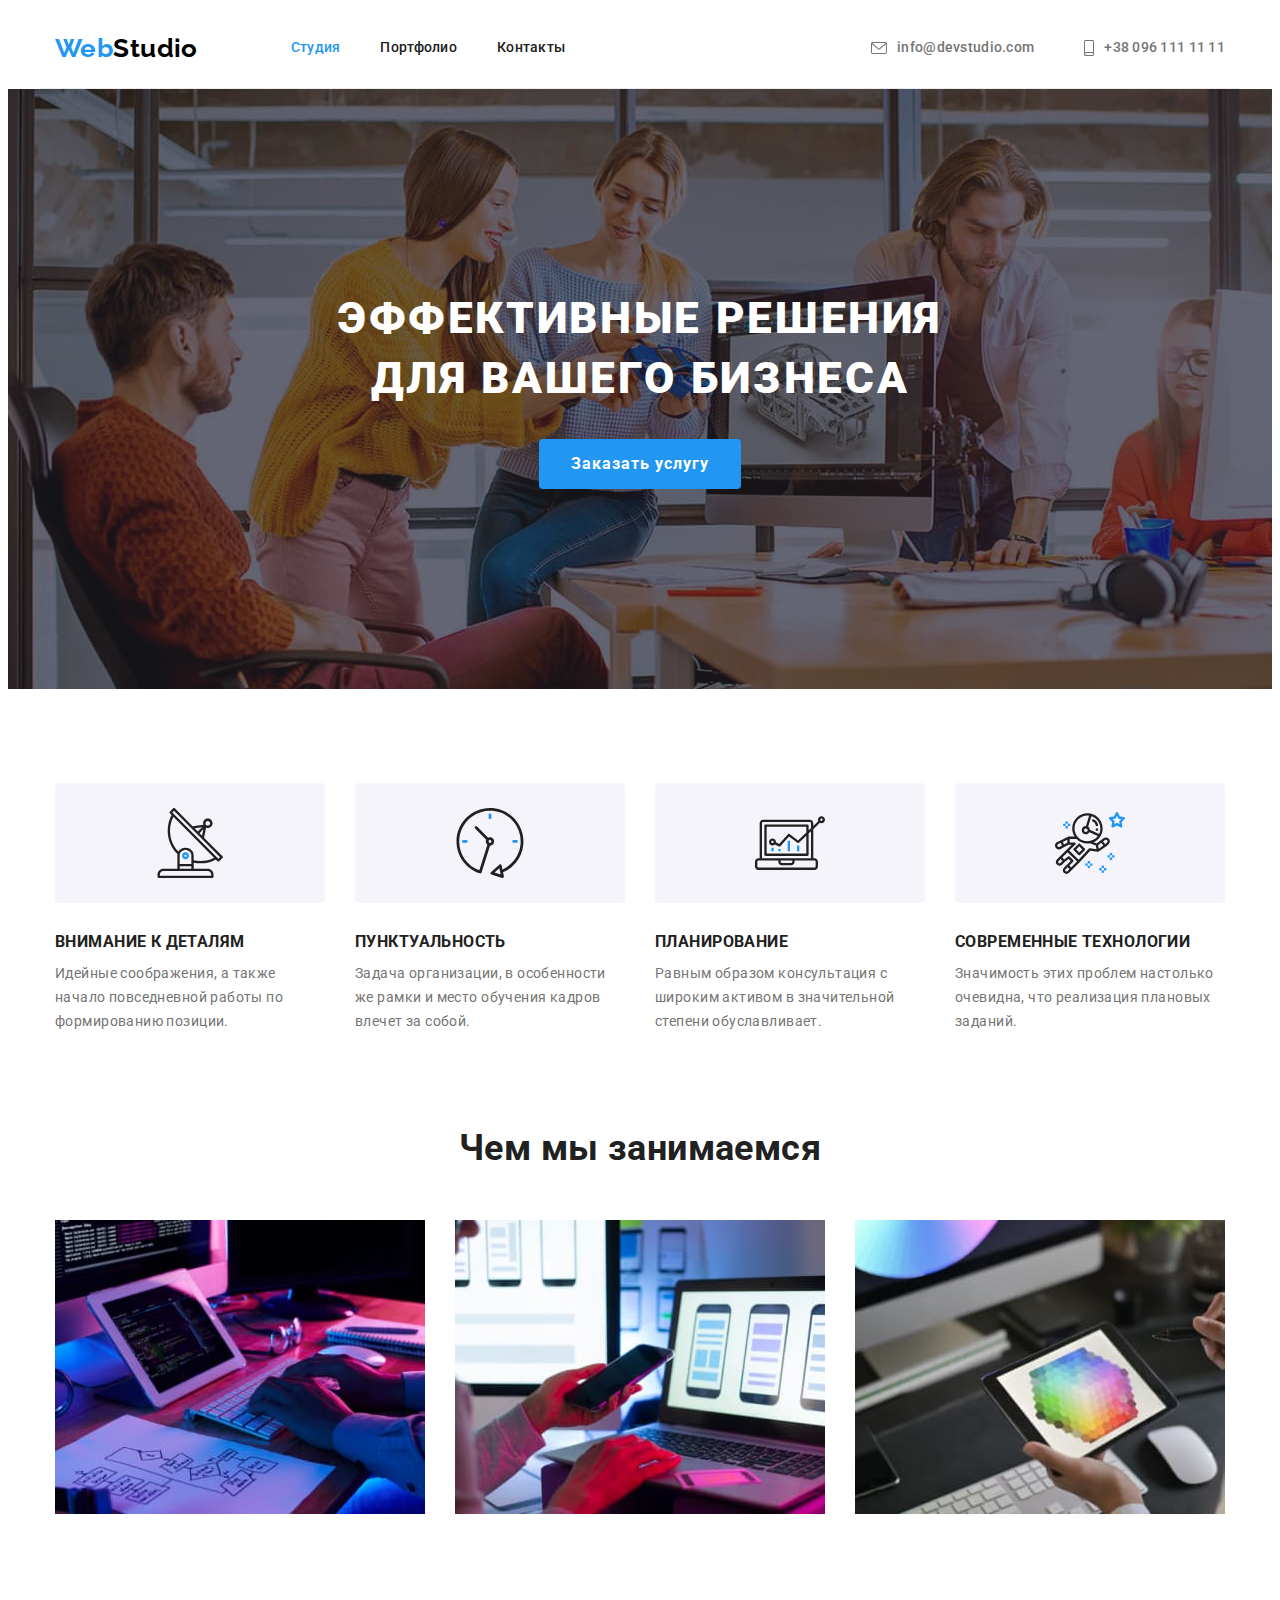
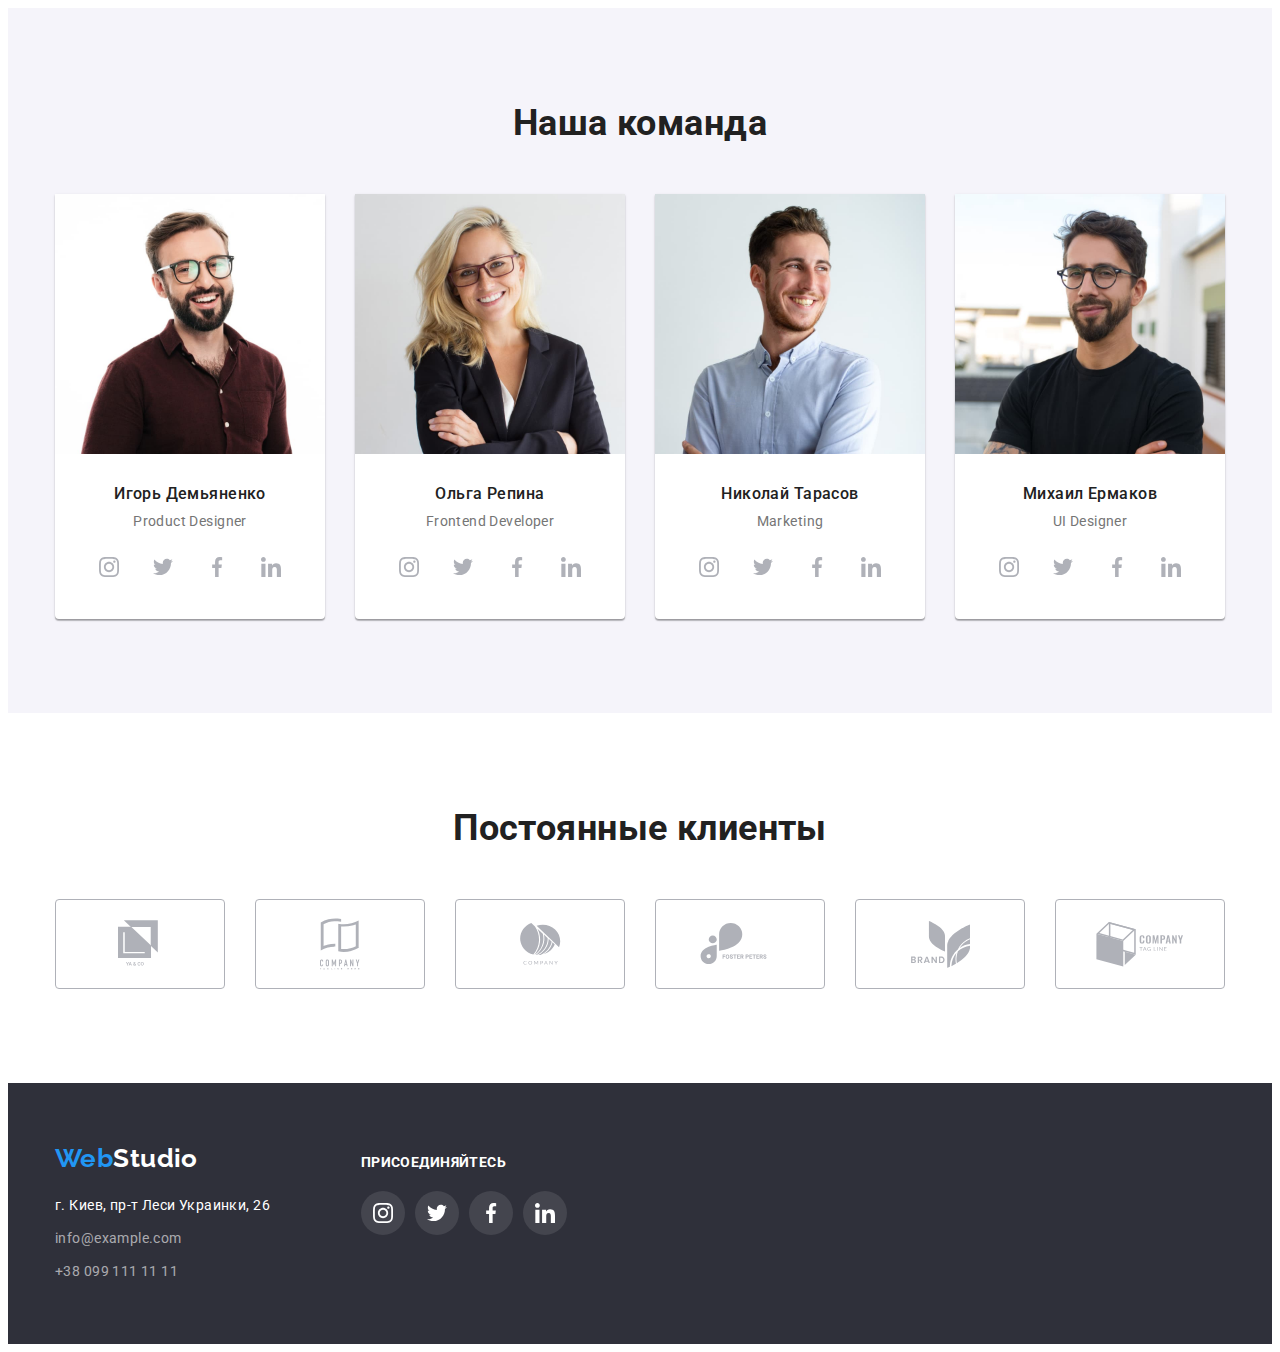
<file: index.html>
<!DOCTYPE html>
<html lang="ru">
<head>
    <meta charset="UTF-8">
    <meta name="viewport" content="width=device-width, initial-scale=1.0">
    <title>Home</title>
    <link rel="stylesheet" href="https://cdnjs.cloudflare.com/ajax/libs/modern-normalize/1.0.0/modern-normalize.min.css" integrity="sha512-ISS7cAi1PEhQ8jnbJpJZMd29NlhNj4AWYyLOSp2CE/CsHxTCu+r+t0D2yoJudVrd0/8fTVPUVDzY5Tvli75u/g==" crossorigin="anonymous" />  
    <link rel="preconnect" href="https://fonts.gstatic.com">
    <link href="https://fonts.googleapis.com/css2?family=Raleway:wght@700&family=Roboto:wght@400;500;700;900&display=swap" rel="stylesheet">   
    <link rel="stylesheet" href="./css/styles.css">
</head>
<body>
    <!--header-->
    <header>
        <div class="container hat">
            <nav class="main-nav hat">
                <a href="./index.html" class="logo">  <span class="logo-web">Web</span>Studio </a>
                <ul class="site list">
                    <li class="item"> <a href="./index.html" target="_blank" class="nav link current"> Студия </a> </li>
                    <li class="item"> <a href="./portfolio.html" target="_blank" class="nav link"> Портфолио </a> </li>
                    <li class="item"> <a href="#" target="_blank" class="nav link"> Контакты </a> </li>
                </ul>
            </nav>        
                <ul class="auth list">
                    <li class="item">
                        <a href="mailto:info@devstudio.com" class="nav icons-contact link"> 
                            <svg class="icons-header" width="16px" height="12px">
                                <use href="./img/Главная/sprite-icons.svg#icon-envelope"></use>
                            </svg>
                            info@devstudio.com 
                        </a> 
                    </li>
                    <li class="item">
                        <a href="tel:+380961111111" class="nav icons-contact link"> 
                            <svg class="icons-header" width="10px" height="16px">
                                <use href="./img/Главная/sprite-icons.svg#icon-smartphone"></use>
                            </svg>
                            +38 096 111 11 11 
                        </a> 
                    </li>
                </ul>
        </div>
    </header>

    <main>  
        <!--hero-->
        <section class="hero">
            <div class="container">
                <div class="hero-pic">
                    <h1 class="hero-title"> Эффективные решения для вашего бизнеса </h1>
                    <button type="button" class="hero-button"> Заказать услугу </button>
                </div>
            </div>
        </section>

        <!--FEATURE-->
        <section class="section-feature">
            <div class="container"> 
                <!--<h2> FEATURE </h2>-->
                <ul class="feature-list list">
                    <li class="desc">
                        <div class="icon-feature">
                            <svg class="back-feature" width="70px" height="70px">
                                <use href="./img/Главная/sprite-icons.svg#icon-antenna"></use>
                            </svg>
                        </div>
                        <h3 class="title">Внимание к деталям</h3> 
                        <p class="text">Идейные соображения, а также начало повседневной работы по формированию позиции. </p>
                    </li>

                    <li class="desc"> 
                        <div class="icon-feature">
                            <svg class="back-feature" width="70px" height="70px">
                                <use href="./img/Главная/sprite-icons.svg#icon-clock"></use>
                            </svg>
                        </div>
                        <h3 class="title">Пунктуальность</h3> 
                        <p class="text">Задача организации, в особенности же рамки и место обучения кадров влечет за собой. </p>
                    </li>

                    <li class="desc">
                        <div class="icon-feature">
                            <svg class="back-feature" width="70px" height="70px">
                                <use href="./img/Главная/sprite-icons.svg#icon-diagram"></use>
                            </svg>
                        </div>
                        <h3 class="title">Планирование</h3> 
                        <p class="text">Равным образом консультация с широким активом в значительной степени обуславливает. </p>
                    </li>

                    <li class="desc">
                        <div class="icon-feature">
                            <svg class="back-feature" width="70px" height="70px">
                                <use href="./img/Главная/sprite-icons.svg#icon-astronaut"></use>
                            </svg> 
                        </div>
                        <h3 class="title">Современные технологии</h3> 
                        <p class="text">Значимость этих проблем настолько очевидна, что реализация плановых заданий. </p>
                    </li>
                </ul>
            </div>
        </section>
    
        <!--What are we doing-->
        <section class="section-scroll">
            <div class="container">
                <h2 class="section-title"> Чем мы занимаемся </h2>
                <ul class="picture list">
                    <li class="picture-box"> <img src="./img/Главная/box1.jpg" alt="программирование" width="370" height="294"> 
                        <a href="#" target="_blank"></a>
                    </li>
                    <li class="picture-box"> <img src="./img/Главная/box2.jpg" alt="дизайн" width="370" height="294"> 
                        <a href="#" target="_blank"></a>
                    </li>
                    <li class="picture-box"> <img src="./img/Главная/box3.jpg" alt="подбор цвета" width="370" height="294"> 
                        <a href="#" target="_blank"></a>
                    </li>
                </ul>
            </div>
        </section>
    
        <!--TEAM-->
        <section class="section-group">
            <div class="container">
                <h2 class="section-title"> Наша команда </h2> 
                <ul class="team list">
                    <li class="team-preview"> 
                        <img src="./img/Главная/igor.jpg" alt="фото Игорь Демьяненко" width="270" height="260">
                        <div class="team-text">
                            <h3 class="name">Игорь Демьяненко</h3> 
                            <p class="position" lang="en"> Product Designer  </p>
                            <ul class="icon-group list">
                                <li class="socials">
                                    <a href="#" target="_blank" class="icon-box">
                                        <svg class="team-icon" width="20px" height="20px">
                                            <use href="./img/Главная/sprite-icons.svg#icon-instagram"></use>
                                        </svg>
                                    </a>
                                </li>
                                
                                <li class="socials">
                                    <a href="#" target="_blank" class="icon-box">
                                        <svg class="team-icon" width="20px" height="20px">
                                        <use href="./img/Главная/sprite-icons.svg#icon-twitter"></use></svg>
                                    </a>
                                </li>
    
                                 <li class="socials">
                                    <a href="#" target="_blank" class="icon-box">
                                        <svg class="team-icon" width="20px" height="20px">
                                        <use href="./img/Главная/sprite-icons.svg#icon-facebook"></use></svg>
                                    </a>
                                </li>
    
                                <li class="socials">
                                    <a href="#" target="_blank" class="icon-box">
                                        <svg class="team-icon" width="20px" height="20px">
                                        <use href="./img/Главная/sprite-icons.svg#icon-linkedin"></use></svg>
                                    </a>
                                </li>   
                            </ul>
                        </div>
                    </li>
                    
                    <li class="team-preview"> 
                        <img src="./img/Главная/olga.jpg" alt="фото Ольга Репина" width="270" height="260">
                        <div class="team-text">
                            <h3 class="name">Ольга Репина</h3> 
                            <p class="position" lang="en">Frontend Developer </p>
                            <ul class="icon-group list">
                                <li class="socials">
                                    <a href="#" target="_blank" class="icon-box">
                                        <svg class="team-icon" width="20px" height="20px">
                                            <use href="./img/Главная/sprite-icons.svg#icon-instagram"></use>
                                        </svg>
                                    </a>
                                </li>
                                
                                <li class="socials">
                                    <a href="#" target="_blank" class="icon-box">
                                        <svg class="team-icon" width="20px" height="20px">
                                        <use href="./img/Главная/sprite-icons.svg#icon-twitter"></use></svg>
                                    </a>
                                </li>
    
                                 <li class="socials">
                                    <a href="#" target="_blank" class="icon-box">
                                        <svg class="team-icon" width="20px" height="20px">
                                        <use href="./img/Главная/sprite-icons.svg#icon-facebook"></use></svg>
                                    </a>
                                </li>
    
                                <li class="socials">
                                    <a href="#" target="_blank" class="icon-box">
                                        <svg class="team-icon" width="20px" height="20px">
                                        <use href="./img/Главная/sprite-icons.svg#icon-linkedin"></use></svg>
                                    </a>
                                </li>   
                            </ul>
                        </div>
                    </li>

                    <li class="team-preview"> 
                        <img src="./img/Главная/nikol.jpg" alt="фото Николай Тарасов" width="270" height="260">
                        <div class="team-text">
                            <h3 class="name">Николай Тарасов</h3> 
                            <p class="position" lang="en">Marketing </p>
                            <ul class="icon-group list">
                                <li class="socials">
                                    <a href="#" target="_blank" class="icon-box">
                                        <svg class="team-icon" width="20px" height="20px">
                                            <use href="./img/Главная/sprite-icons.svg#icon-instagram"></use>
                                        </svg>
                                    </a>
                                </li>
                                
                                <li class="socials">
                                    <a href="#" target="_blank" class="icon-box">
                                        <svg class="team-icon" width="20px" height="20px">
                                        <use href="./img/Главная/sprite-icons.svg#icon-twitter"></use></svg>
                                    </a>
                                </li>
    
                                 <li class="socials">
                                    <a href="#" target="_blank" class="icon-box">
                                        <svg class="team-icon" width="20px" height="20px">
                                        <use href="./img/Главная/sprite-icons.svg#icon-facebook"></use></svg>
                                    </a>
                                </li>
    
                                <li class="socials">
                                    <a href="#" target="_blank" class="icon-box">
                                        <svg class="team-icon" width="20px" height="20px">
                                        <use href="./img/Главная/sprite-icons.svg#icon-linkedin"></use></svg>
                                    </a>
                                </li>   
                            </ul>
                        </div>
                    </li>

                    <li class="team-preview"> 
                        <img src="./img/Главная/mikle.jpg" alt="фото Михаил Ермаков" width="270" height="260">
                        <div class="team-text">
                            <h3 class="name">Михаил Ермаков</h3> 
                            <p class="position" lang="en">UI Designer </p>
                            <ul class="icon-group list">
                                <li class="socials">
                                    <a href="#" target="_blank" class="icon-box">
                                        <svg class="team-icon" width="20px" height="20px">
                                            <use href="./img/Главная/sprite-icons.svg#icon-instagram"></use>
                                        </svg>
                                    </a>
                                </li>
                                
                                <li class="socials">
                                    <a href="#" target="_blank" class="icon-box">
                                        <svg class="team-icon" width="20px" height="20px">
                                        <use href="./img/Главная/sprite-icons.svg#icon-twitter"></use></svg>
                                    </a>
                                </li>
    
                                 <li class="socials">
                                    <a href="#" target="_blank" class="icon-box">
                                        <svg class="team-icon" width="20px" height="20px">
                                        <use href="./img/Главная/sprite-icons.svg#icon-facebook"></use></svg>
                                    </a>
                                </li>
    
                                <li class="socials">
                                    <a href="#" target="_blank" class="icon-box">
                                        <svg class="team-icon" width="20px" height="20px">
                                        <use href="./img/Главная/sprite-icons.svg#icon-linkedin"></use></svg>
                                    </a>
                                </li>   
                            </ul>
                        </div>
                    </li>
                </ul>
            </div>
        </section>

        <!--CLIENTS-->
        <section class="section-client">
            <div class="container">
                <h2 class="section-title"> Постоянные клиенты </h2>
                <ul class="command-client list">
                    <li class="icon-website">
                        <a href="#" target="_blank" class="regular-clients">
                            <svg class="icon-ya-co" width="44px" height="49px">
                                <use href="./img/Главная/sprite-icons.svg#icon-ya-co"></use>
                            </svg>
                        </a>
                    </li>
                    <li class="icon-website">
                        <a href="" target="_blank" class="regular-clients">
                            <svg class="icon-company-th" width="40px" height="52px">
                                <use href="./img/Главная/sprite-icons.svg#icon-company-th"></use>
                            </svg>
                        </a>
                    </li>
                    <li class="icon-website">
                        <a href="" target="_blank" class="regular-clients">
                            <svg class="icon-company" width="41px" height="42px">
                                <use href="./img/Главная/sprite-icons.svg#icon-company"></use>
                            </svg>
                        </a>
                    </li>
                    <li class="icon-website">
                        <a href="" target="_blank" class="regular-clients">
                            <svg class="icon-foster-peters" width="80px" height="42px">
                                <use href="./img/Главная/sprite-icons.svg#icon-foster-peters"></use>
                            </svg>
                        </a>
                    </li>
                    <li class="icon-website">
                        <a href="" target="_blank" class="regular-clients">
                            <svg class="icon-brand" width="59px" height="47px">
                                <use href="./img/Главная/sprite-icons.svg#icon-brand"></use>
                            </svg>
                        </a>
                    </li>
                    <li class="icon-website">
                        <a href="" target="_blank" class="regular-clients">
                            <svg class="icon-company-tl" width="88px" height="45px">
                                <use href="./img/Главная/sprite-icons.svg#icon-company-tl"></use>
                            </svg>
                        </a>
                    </li>
                </ul>

            </div>
        </section>
    </main>

    <!--Footer-->
    <footer class="footer-background">
        <div class="container footer-block">
            <div class="footer-left">
                <a href="./index.html" class="logo">  
                    <span class="logo-web">Web</span><span class="logo-studio">Studio</span> </a>
                <address class="footer-address"> 
                    <p class="address"> г. Киев, пр-т Леси Украинки, 26 </p>
                    <ul class="contacts list">
                        <li class="footer-contacts"><a href="mailto:info@example.com" class="footer-link"> info@example.com </a> </li>
                        <li class="footer-contacts"><a href="tel:+380991111111" class="footer-link"> +38 099 111 11 11 </a> </li>
                    </ul>
                </address>
            </div>

    <!--Join-->
             <div class="footer-join">
                <h2 class="join-title">Присоединяйтесь</h2>
                <ul class="icon-group list">
                    <li class="socials">
                        <a href="#" target="_blank" class="icon-box footer-socials">
                            <svg class="join-icon" width="20px" height="20px">
                                <use href="./img/Главная/sprite-icons.svg#icon-instagram"></use>
                            </svg>
                        </a>
                    </li>
                    
                    <li class="socials">
                        <a href="#" target="_blank" class="icon-box footer-socials">
                            <svg class="join-icon" width="20px" height="20px">
                                <use href="./img/Главная/sprite-icons.svg#icon-twitter"></use>
                            </svg>
                        </a>
                    </li>

                    <li class="socials">
                        <a href="#" target="_blank" class="icon-box footer-socials">
                            <svg class="join-icon" width="20px" height="20px">
                                <use href="./img/Главная/sprite-icons.svg#icon-facebook"></use>
                            </svg>
                        </a>
                    </li>

                    <li class="socials">
                        <a href="#" target="_blank" class="icon-box footer-socials">
                            <svg class="join-icon" width="20px" height="20px">
                                <use href="./img/Главная/sprite-icons.svg#icon-linkedin"></use>
                            </svg>
                        </a>
                    </li>
                </ul>
            </div>
        </div>
    </footer>
</body>
</html>
</file>
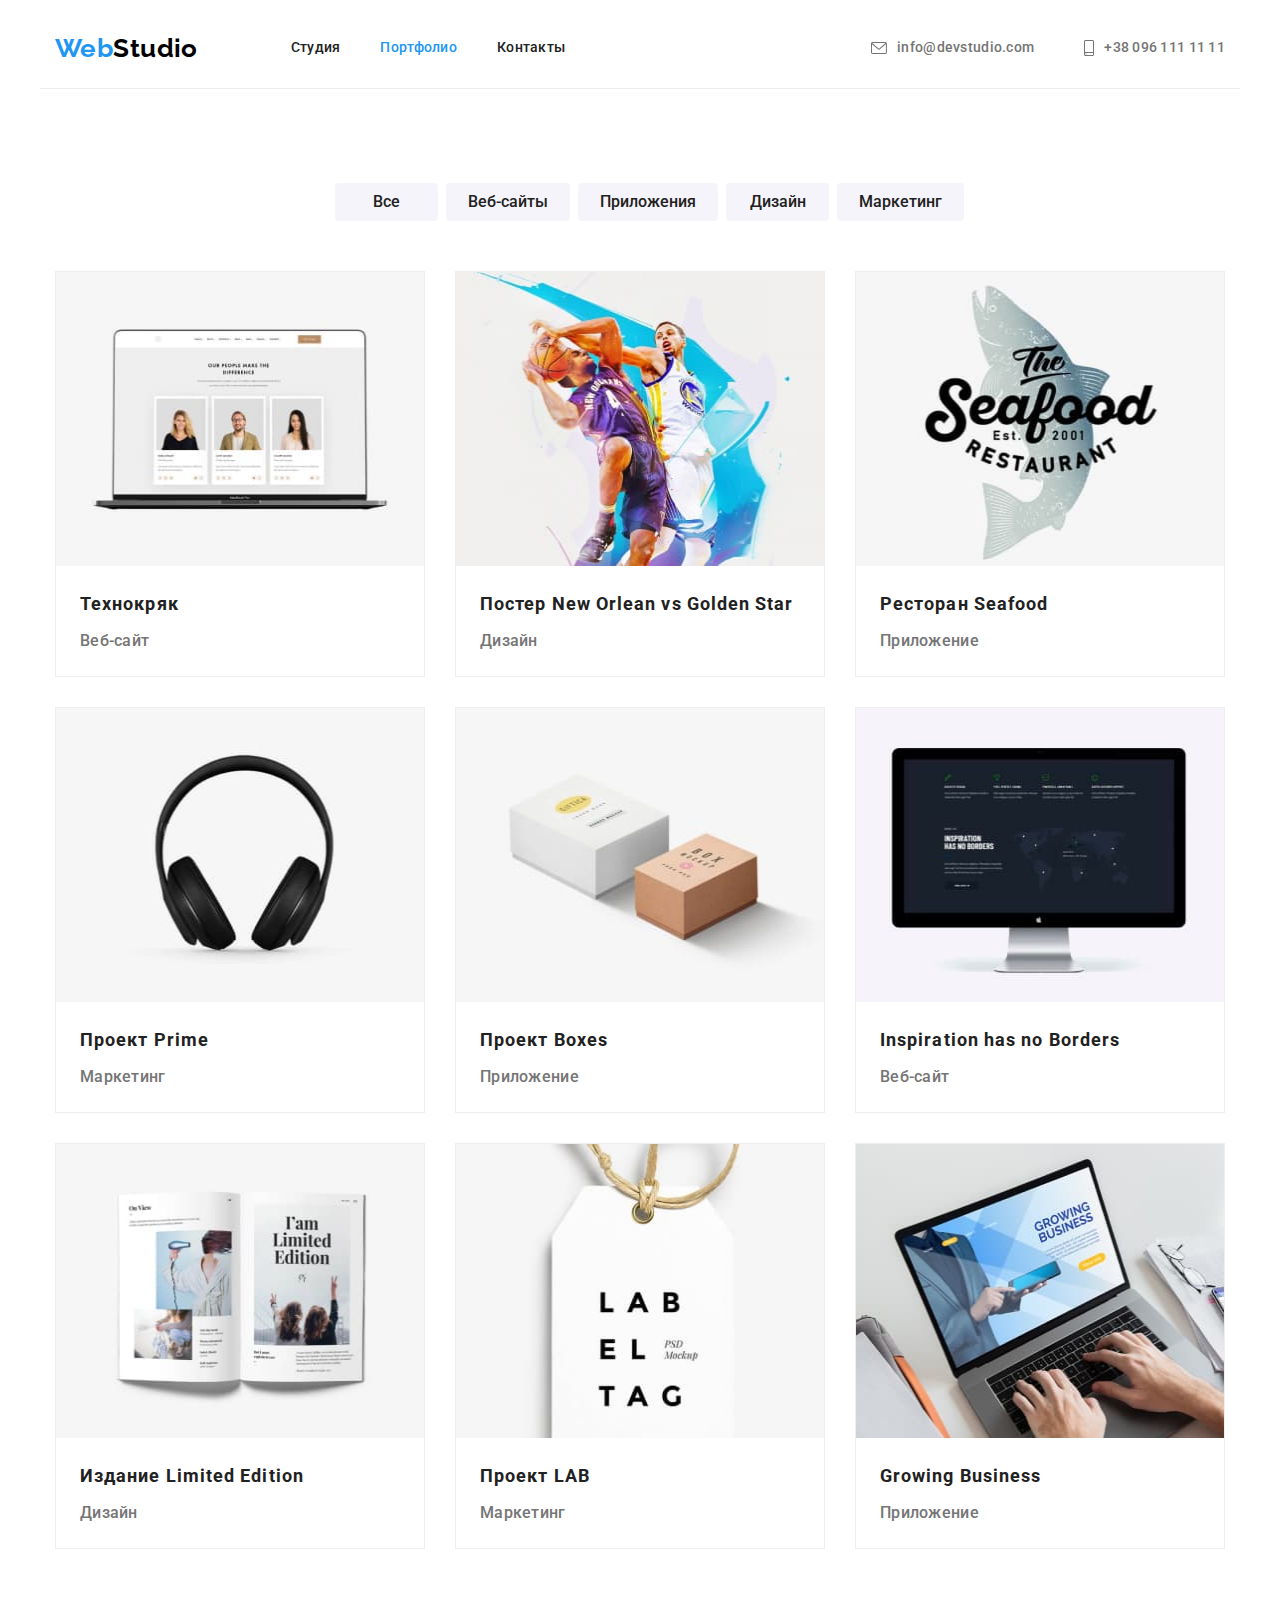
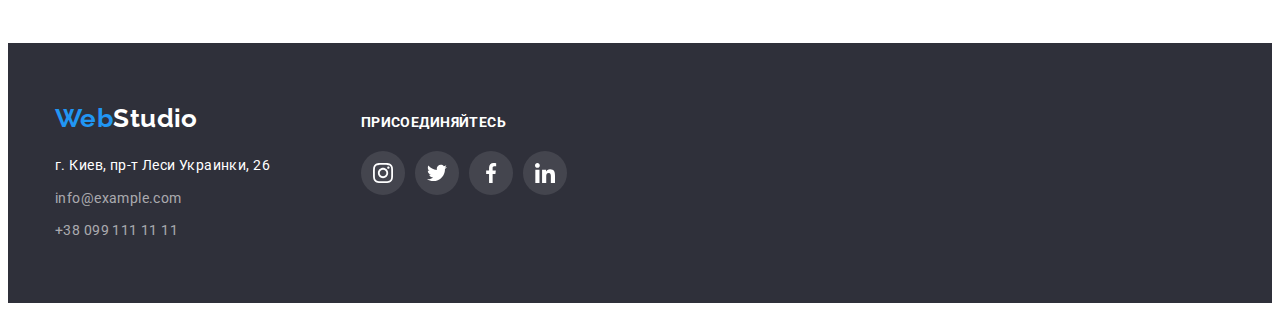
<file: portfolio.html>
<!DOCTYPE html>
<html lang="ru">
<head>
    <meta charset="UTF-8">
    <meta name="viewport" content="width=device-width, initial-scale=1.0">
    <title>Portfolio</title>
    <link rel="stylesheet" href="https://cdnjs.cloudflare.com/ajax/libs/modern-normalize/1.0.0/modern-normalize.min.css" integrity="sha512-ISS7cAi1PEhQ8jnbJpJZMd29NlhNj4AWYyLOSp2CE/CsHxTCu+r+t0D2yoJudVrd0/8fTVPUVDzY5Tvli75u/g==" crossorigin="anonymous" />  
    <link rel="preconnect" href="https://fonts.gstatic.com">
    <link href="https://fonts.googleapis.com/css2?family=Raleway:wght@700&family=Roboto:wght@400;500;700;900&display=swap" rel="stylesheet">
    <link rel="stylesheet" href="./css/styles.css">
</head>
<body>
    <!--header-->
    <header>
        <div class="container hat">
            <nav class="hat">
                <a href="./index.html" class="logo">  <span class="logo-web">Web</span>Studio </a>
                <ul class="site list ">
                    <li class="item"> <a href="./index.html" target="_blank" class="nav link"> Студия </a> </li>
                    <li class="item"> <a href="./portfolio.html" target="_blank" class="nav link current"> Портфолио </a> </li>
                    <li class="item"> <a href="#" target="_blank" class="nav link"> Контакты </a> </li>
                </ul>
            </nav>        
                <ul class="auth list">
                    <li class="item">
                        <a href="mailto:info@devstudio.com" class="nav icons-contact link"> 
                            <svg class="icons-header" width="16px" height="12px">
                                <use href="./img/Главная/sprite-icons.svg#icon-envelope"></use>
                            </svg>
                            info@devstudio.com 
                        </a> 
                    </li>
                    <li class="item">
                        <a href="tel:+380961111111" class="nav icons-contact link"> 
                            <svg class="icons-header" width="10px" height="16px">
                                <use href="./img/Главная/sprite-icons.svg#icon-smartphone"></use>
                            </svg>
                            +38 096 111 11 11 
                        </a> 
                    </li>
                </ul>
        </div>
    </header>

    <main>
        <section class="main-portfolio">
            <!--FILTER-->
            <!-- <h1> Портфолио </h1> -->
            <div class="container content">    
                <ul class="filter list">
                    <li class="gallery">
                        <button type="button" class="illuminated">Все</button>
                    </li>
                    <li class="gallery">
                        <button type="button" class="illuminated">Веб-сайты</button>
                    </li>
                    <li class="gallery">
                        <button type="button" class="illuminated">Приложения</button>
                    </li>
                    <li class="gallery">
                        <button type="button" class="illuminated">Дизайн</button>
                    </li>
                    <li class="gallery">
                        <button type="button" class="illuminated">Маркетинг</button>
                    </li>
                </ul>
              
                <!--OBJECTS-->
             
                <ul class="objects list">
                    <li class="objects-box">
                        <a href="#" class="link">
                            <img src="./img/Портфолио/1-website.jpg" alt="веб-сайт портфолио" width="370" height="294">
                            <div class="card-content">
                                <h2 class="title">Технокряк</h2>
                                <p class="text">Веб-сайт</p>
                            </div>
                        </a>
                    </li> 
                    <li class="objects-box"> 
                        <a href="#" class="link" >
                            <img src="./img/Портфолио/2-basketball.jpg" alt="постер баскетбол" width="370" height="294">
                            <div class="card-content">
                                <h2 class="title">Постер New Orlean vs Golden Star</h2>
                                <p class="text">Дизайн</p>
                            </div>
                        </a>
                    </li>
                    <li class="objects-box">
                        <a href="#" class="link">
                            <img src="./img/Портфолио/3-seafood.jpg" alt="логотип ресторана seafood" width="370" height="294">
                            <div class="card-content">
                                <h2 class="title">Ресторан Seafood</h2>
                                <p class="text">Приложение</p>
                            </div>
                        </a>
                    </li>
                    <li class="objects-box"> 
                        <a href="#" class="link">
                            <img src="./img/Портфолио/4-earphones.jpg" alt="черные наушники" width="370" height="294">
                            <div class="card-content">
                                <h2 class="title">Проект Prime</h2>
                                <p class="text">Маркетинг</p>
                            </div>
                        </a>
                    </li>
                    <li class="objects-box"> 
                        <a href="#" class="link">
                            <img src="./img/Портфолио/5-box.jpg" alt="две коробочки" width="370" height="294">
                            <div class="card-content">
                                <h2 class="title">Проект Boxes</h2>
                                <p class="text">Приложение</p>
                            </div>
                        </a>
                    </li>
                    <li class="objects-box"> 
                        <a href="#" class="link">
                            <img src="./img/Портфолио/6-monitor.jpg" alt="монитор с картой мира" width="370" height="294">
                            <div class="card-content">
                                <h2 class="title">Inspiration has no Borders</h2>
                                <p class="text">Веб-сайт</p>
                            </div>
                        </a>
                    </li>
                    <li class="objects-box"> 
                        <a href="#" class="link">
                            <img src="./img/Портфолио/7-magazine.jpg" alt="открытый журнал" width="370" height="294">
                            <div class="card-content">
                                <h2 class="title">Издание Limited Edition</h2>
                                <p class="text">Дизайн</p>
                            </div>
                        </a>
                    </li>
                    <li class="objects-box"> 
                        <a href="#" class="link">
                            <img src="./img/Портфолио/8-label.jpg" alt="белая лейбочка" width="370" height="294">
                            <div class="card-content">
                                <h2 class="title">Проект LAB</h2>
                                <p class="text">Маркетинг</p>
                            </div>
                        </a>
                    </li>
                    <li class="objects-box"> 
                        <a href="#" class="link">
                            <img src="./img/Портфолио/9-laptop.jpg" alt="на экране ноутбука открыт сайт" width="370" height="294">
                            <div class="card-content">
                                <h2 class="title">Growing Business</h2>
                                <p class="text">Приложение</p>
                            </div>
                        </a>
                    </li>
                </ul>
            </div>
        </section>
        
    </main>

    <!--Footer-->
   <!--Footer-->
   <footer class="footer-background">
        <div class="container footer-block">
            <div class="footer-left">
                <a href="./index.html" class="logo">  
                    <span class="logo-web">Web</span><span class="logo-studio">Studio</span> </a>
                <address class="footer-address"> 
                    <p class="address"> г. Киев, пр-т Леси Украинки, 26 </p>
                    <ul class="contacts list">
                        <li class="footer-contacts"><a href="mailto:info@example.com" class="footer-link"> info@example.com </a> </li>
                        <li class="footer-contacts"><a href="tel:+380991111111" class="footer-link"> +38 099 111 11 11 </a> </li>
                    </ul>
                </address>
            </div>

    <!--Join-->
            <div class="footer-join">
                <h2 class="join-title">Присоединяйтесь</h2>
                <ul class="icon-group list">
                    <li class="socials">
                        <a href="#" target="_blank" class="icon-box footer-socials">
                            <svg class="join-icon" width="20px" height="20px">
                                <use href="./img/Главная/sprite-icons.svg#icon-instagram"></use>
                            </svg>
                        </a>
                    </li>
                    
                    <li class="socials">
                        <a href="#" target="_blank" class="icon-box footer-socials">
                            <svg class="join-icon" width="20px" height="20px">
                                <use href="./img/Главная/sprite-icons.svg#icon-twitter"></use>
                            </svg>
                        </a>
                    </li>

                    <li class="socials">
                        <a href="#" target="_blank" class="icon-box footer-socials">
                            <svg class="join-icon" width="20px" height="20px">
                                <use href="./img/Главная/sprite-icons.svg#icon-facebook"></use>
                            </svg>
                        </a>
                    </li>

                    <li class="socials">
                        <a href="#" target="_blank" class="icon-box footer-socials">
                            <svg class="join-icon" width="20px" height="20px">
                                <use href="./img/Главная/sprite-icons.svg#icon-linkedin"></use>
                            </svg>
                        </a>
                    </li>
                </ul>
            </div>
        </div>
    </footer>
</body>
</html>
</file>
<file: css/styles.css>
*,
*::before,
*::after {
  box-sizing: border-box;
}

:root {
  --main-text-color: #212121;
  --paragraph-color: #757575;
  --footer-text-color: rgba(255, 255, 255, 0.6);
  --button-hover-color: #2196f3;
  --button-background-color: #f5f4fa;
  --text-title-button-color: #ffffff;
  --background-footer: #2f303a;
  --color-black: #000000;
  --color-icon: #afb1b8;
  --border-line: #eeeeee;
}

body {
  font-family: "Roboto", sans-serif;
  font-size: 14px;
  font-weight: 400;
  background-color: var(--text-title-button-color);
  color: var(--main-text-color);
  letter-spacing: 0.03em;
}

img {
  display: block;
  max-width: 100%;
}

ul,
ol {
  margin: 0;
  padding: 0;
}

a {
  display: block;
}
/* ======================== general ========================*/

.container {
  width: 1200px;
  margin-left: auto;
  margin-right: auto;
  padding-left: 15px;
  padding-right: 15px;
  align-items: center;

  /* outline: 2px solid coral; */
}

/* ======================== HEADER ========================*/

.hat {
  display: flex;
  align-items: center;
}

.container.hat {
  border-bottom: 1px solid #ececec;
}

.logo {
  font-family: "Raleway", sans-serif;
  font-weight: 700;
  font-size: 26px;
  line-height: 1.19;
  text-decoration: none;
  color: var(--color-black);
  margin-right: 93px;
}

.logo-web {
  color: var(--button-hover-color);
}

.list {
  list-style: none;
  display: flex;
  margin: 0;
  padding: 0;
}

.nav {
  display: block;
  padding-top: 32px;
  padding-bottom: 32px;
}

.site .item:not(:last-child) {
  margin-right: 40px;
}

.link {
  font-weight: 500;
  line-height: 1.14;
  letter-spacing: 0.02em;
  text-decoration: none;
}

.site .link {
  color: var(--main-text-color);
}

.site .link.current {
  color: var(--button-hover-color);
}

.site .link:hover,
.site .link:focus {
  color: var(--button-hover-color);
}

.auth {
  margin-left: auto;
  align-items: center;
}

.auth .nav {
  display: flex;
  align-items: center;
}

.icons-contact:hover .icons-header,
.icons-contact:focus .icons-header {
  fill: var(--button-hover-color);
}

.icons-header {
  fill: var(--paragraph-color);
  margin-right: 10px;
}

.auth .item:not(:last-child) {
  margin-right: 50px;
}

.auth .link {
  color: var(--paragraph-color);
}

.auth .link:hover,
.auth .link:focus {
  color: var(--button-hover-color);
}

/* ========================HERO ========================*/

.hero {
  margin-top: 0px;
  margin-left: auto;
  margin-right: auto;
  padding-top: 200px;
  padding-bottom: 200px;
  max-width: 1600px;
  height: 600px;
  background-position: cover;
  background-color: var(--background-footer);
  background-image: linear-gradient(
      to right,
      rgba(47, 48, 58, 0.4),
      rgba(47, 48, 58, 0.4)
    ),
    url("../img/Главная/hero-team.jpg");
}

.hero-pic {
  text-align: center;
  align-content: center;
  max-width: 694px;
  margin-left: auto;
  margin-right: auto;
}

.hero-title {
  margin-top: 0px;
  margin-bottom: 30px;
  font-weight: 900;
  font-size: 44px;
  line-height: 1.36;
  letter-spacing: 0.06em;
  text-align: center;
  text-transform: uppercase;
  color: var(--text-title-button-color);
}

/* ========================HERO-BUTTON ========================*/

.hero-button {
  display: inline-block;
  border-radius: 4px;
  border: none;
  padding: 10px 32px;
  min-width: 200px;
  font-family: inherit;
  font-weight: 700;
  font-size: 16px;
  line-height: 1.87;
  letter-spacing: 0.06em;
  cursor: pointer;
  color: var(--text-title-button-color);
  background-color: var(--button-hover-color);
}

/* ========================FEATURE ========================*/
.section-feature {
  padding-top: 94px;
}

.icon-feature {
  display: flex;
  width: 270px;
  height: 120px;
  border-radius: 4px;
  justify-content: center;
  align-items: center;
  margin-bottom: 30px;
  background-color: var(--button-background-color);
}

.feature-list {
  display: flex;
  flex-wrap: wrap;
}

.desc {
  max-width: 270px;
}

.desc:not(:last-child) {
  margin-right: 30px;
}

.feature-list .title {
  font-weight: 700;
  line-height: 1.14;
  text-transform: uppercase;
  margin-top: 0px;
  margin-bottom: 10px;
}

.feature-list .text {
  line-height: 1.71;
  color: var(--paragraph-color);
  padding: 0;
  margin-top: 0px;
  margin-bottom: 0px;
}

/* ========================What are we doing ========================*/

.section-scroll {
  padding-top: 94px;
  padding-bottom: 94px;
}

.picture {
  margin: -15px;
}

.picture-box {
  margin: 15px;
  width: 370px;
}

.section-title {
  font-weight: 700;
  font-size: 36px;
  line-height: 1.17;
  text-align: center;
  margin-top: 0px;
  margin-bottom: 50px;
}

/* ========================TEAM ========================*/
.section-group {
  background-color: var(--button-background-color);
  padding-top: 94px;
  padding-bottom: 94px;
}

.team {
  display: flex;
  margin: -15px;
}

.team-preview {
  margin: 15px;
  border-radius: 0px 0px 4px 4px;
  background-color: var(--text-title-button-color);
  box-shadow: 0px 1px 3px rgba(0, 0, 0, 0.12), 0px 1px 1px rgba(0, 0, 0, 0.14),
    0px 2px 1px rgba(0, 0, 0, 0.2);
}

.team-text {
  padding: 30px 32px;
}

.team .name {
  font-weight: 500;
  font-size: 16px;
  line-height: 1.19;
  text-align: center;
  margin-top: 0px;
  margin-bottom: 10px;
}

.team .position {
  line-height: 1.19;
  text-align: center;
  color: var(--paragraph-color);
  margin-top: 0px;
  margin-bottom: 16px;
}

.team-icon {
  fill: var(--color-icon);
}

.icon-group {
  width: 206px;
}

.icon-box {
  display: flex;
  justify-content: center;
  align-items: center;
  width: 100%;
  height: 100%;
  border-radius: 50%;
}

.socials {
  width: 44px;
  height: 44px;
}

.socials:not(:last-child) {
  margin-right: 10px;
}

.icon-box:hover,
.icon-box:focus {
  background-color: var(--button-hover-color);
}

.icon-box:hover .team-icon,
.icon-box:focus .team-icon {
  fill: var(--text-title-button-color);
}

/* ========================CLIENTS ========================*/

.section-client {
  padding-top: 94px;
  padding-bottom: 94px;
  display: block;
}

.regular-clients {
  display: flex;
  justify-content: center;
  align-items: center;
  width: 100%;
  height: 100%;
  border: 1px solid var(--color-icon);
  border-radius: 4px;
  cursor: pointer;
  fill: var(--color-icon);
}

.icon-website {
  width: 170px;
  height: 90px;
}

.icon-website:not(:last-child) {
  margin-right: 30px;
}

.regular-clients:hover,
.regular-clients:focus {
  fill: var(--button-hover-color);
  border-color: var(--button-hover-color);
}

/* ========================PAGE PORTFILIO ========================*/
/* ========================FILTER ===========================*/

.main-portfolio {
  padding-top: 94px;
}

.filter {
  padding-left: 280px;
  margin-bottom: 34px;
  min-width: 611px;
}

.gallery {
  margin-bottom: 16px;
}

.gallery:not(:last-child) {
  margin-right: 8px;
}

.filter .illuminated {
  display: inline-block;
  border-radius: 4px;
  padding: 6px 22px;
  min-width: 103px;
  font-family: inherit;
  font-weight: 500;
  font-size: 16px;
  line-height: 1.62;
  text-align: center;
  cursor: pointer;
  border: none;
  color: var(--main-text-color);
  background-color: var(--button-background-color);
}

.illuminated:hover,
.illuminated:focus {
  color: var(--text-title-button-color);
  background-color: var(--button-hover-color);
  box-shadow: 0px 3px 1px rgba(0, 0, 0, 0.1), 0px 1px 2px rgba(0, 0, 0, 0.08),
    0px 2px 2px rgba(0, 0, 0, 0.12);
}

/* ========================OBJECTS ========================*/

.objects {
  padding-bottom: 94px;
  display: flex;
  flex-wrap: wrap;

  /* margin: -15px;       (для 3 варианта)*/
}

.objects-box {
  width: 370px;
  margin-right: 30px;
  margin-bottom: 30px;
  border: 1px solid var(--border-line);
}

.objects .link:hover,
.objects .link:focus {
  box-shadow: 0px 1px 1px rgba(0, 0, 0, 0.12), 0px 4px 4px rgba(0, 0, 0, 0.06),
    1px 4px 6px rgba(0, 0, 0, 0.16);
}

/*                    2й вариант
.objects-box {
  width: calc((100% - 60px) / 3);
  margin-right: 30px;
  margin-bottom: 30px;
  }*/

/*                  3й вариант
  .objects-box {
    width: 370px;
    margin: 15px;
  */

.objects-box:nth-child(3n) {
  margin-right: 0;
}

.objects-box:nth-last-child(-n + 3) {
  margin-bottom: 0px;
}

.card-content {
  padding: 20px 24px;
}

.objects .title {
  font-weight: 700;
  font-size: 18px;
  margin-top: 0px;
  margin-bottom: 4px;
  line-height: 2;
  letter-spacing: 0.06em;
  color: var(--main-text-color);
}

.objects .text {
  font-size: 16px;
  line-height: 1.87;
  margin-top: 0px;
  margin-bottom: 0px;
  color: var(--paragraph-color);
}

/* ========================FOOTER ========================*/

.footer-background {
  padding-top: 60px;
  padding-bottom: 60px;
  background-color: var(--background-footer);
}

.footer-block {
  display: flex;
  align-items: baseline;
}

.footer-left {
  margin-right: 70px;
}

.footer-address {
  font-style: normal;
  line-height: 1.71;
  margin-top: 20px;
}

.address {
  color: var(--text-title-button-color);
  margin-top: 0px;
  margin-bottom: 9px;
}

.logo-studio {
  color: var(--text-title-button-color);
}

.contacts {
  flex-direction: column;
}

.footer-contacts:not(:last-child) {
  margin-bottom: 9px;
}

.contacts .footer-link {
  text-decoration: none;
  color: var(--footer-text-color);
}

.contacts .footer-link:hover,
.contacts .footer-link:focus {
  color: var(--button-hover-color);
}

/* ========================JOIN ========================*/

.join-title {
  font-weight: 700;
  font-size: 14px;
  line-height: 1.14;
  margin-top: 0px;
  margin-bottom: 20px;
  text-transform: uppercase;
  color: var(--text-title-button-color);
}

.join-icon {
  fill: var(--text-title-button-color);
}

.footer-socials {
  background: rgba(255, 255, 255, 0.1);
}
</file>
